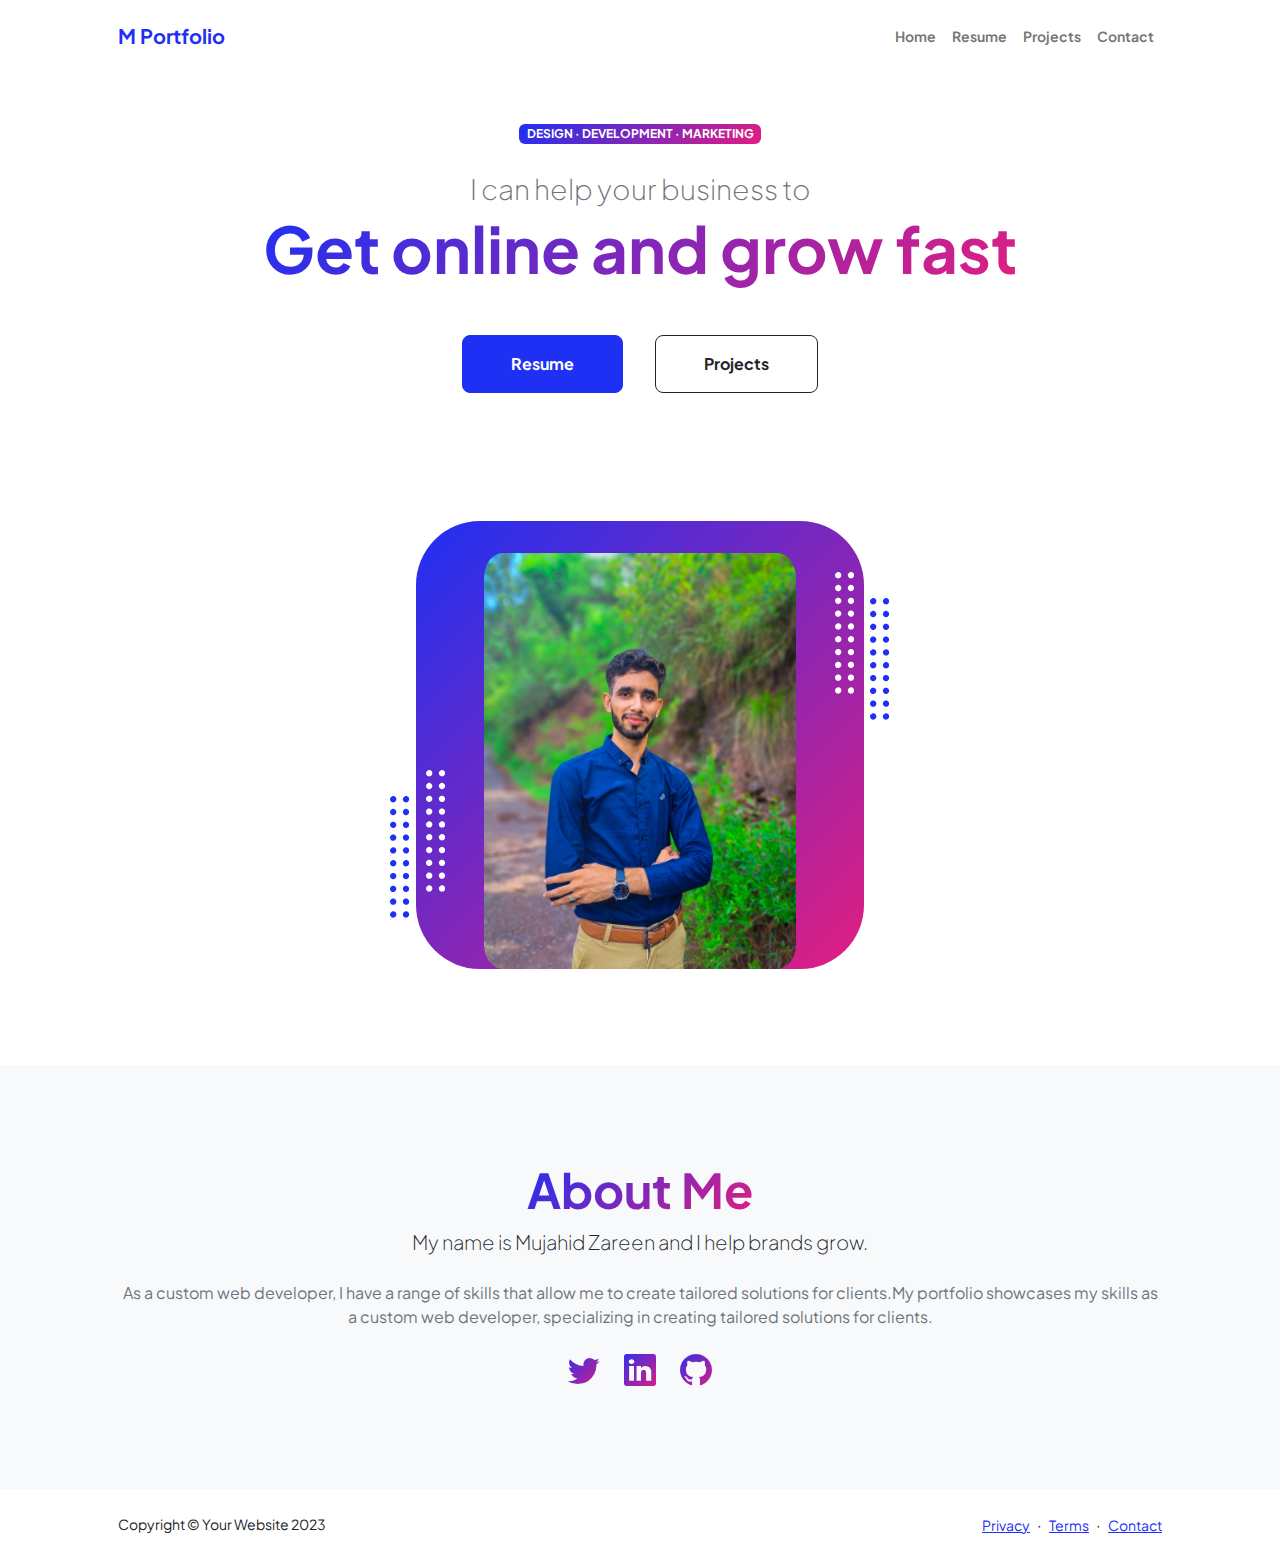
<file: index.html>
<!DOCTYPE html>
<html lang="en">
    <head>
        <meta charset="utf-8" />
        <meta name="viewport" content="width=device-width, initial-scale=1, shrink-to-fit=no" />
        <meta name="description" content="" />
        <meta name="author" content="" />
        <title>Personal - Portfolio</title>
        <!-- Favicon-->
        <link rel="icon" type="image/x-icon" href="assets/favicon.ico" />
        <!-- Custom Google font-->
        <link rel="preconnect" href="https://fonts.googleapis.com" />
        <link rel="preconnect" href="https://fonts.gstatic.com" crossorigin />
        <link href="https://fonts.googleapis.com/css2?family=Plus+Jakarta+Sans:wght@100;200;300;400;500;600;700;800;900&amp;display=swap" rel="stylesheet" />
        <!-- Bootstrap icons-->
        <link href="https://cdn.jsdelivr.net/npm/bootstrap-icons@1.8.1/font/bootstrap-icons.css" rel="stylesheet" />
        <!-- Core theme CSS (includes Bootstrap)-->
        <link href="css/styles.css" rel="stylesheet" />
    </head>
    <body class="d-flex flex-column h-100">
        <main class="flex-shrink-0">
            <!-- Navigation-->
            <nav class="navbar navbar-expand-lg navbar-light bg-white py-3">
                <div class="container px-5">
                    <a class="navbar-brand" href="index.html"><span class="fw-bolder text-primary">M Portfolio</span></a>
                    <button class="navbar-toggler" type="button" data-bs-toggle="collapse" data-bs-target="#navbarSupportedContent" aria-controls="navbarSupportedContent" aria-expanded="false" aria-label="Toggle navigation"><span class="navbar-toggler-icon"></span></button>
                    <div class="collapse navbar-collapse" id="navbarSupportedContent">
                        <ul class="navbar-nav ms-auto mb-2 mb-lg-0 small fw-bolder">
                            <li class="nav-item"><a class="nav-link" href="index.html">Home</a></li>
                            <li class="nav-item"><a class="nav-link" href="resume.html">Resume</a></li>
                            <li class="nav-item"><a class="nav-link" href="projects.html">Projects</a></li>
                            <li class="nav-item"><a class="nav-link" href="contact.html">Contact</a></li>
                        </ul>
                    </div>
                </div>
            </nav>
            <!-- Header-->
            <header class="py-5">
                <div class="container px-5 pb-5">
                    <div class="row gx-5 align-items-center">
                        <div class="col-xxl-5">
                            <!-- Header text content-->
                            <div class="text-center text-xxl-start">
                                <div class="badge bg-gradient-primary-to-secondary text-white mb-4"><div class="text-uppercase">Design &middot; Development &middot; Marketing</div></div>
                                <div class="fs-3 fw-light text-muted">I can help your business to</div>
                                <h1 class="display-3 fw-bolder mb-5"><span class="text-gradient d-inline">Get online and grow fast</span></h1>
                                <div class="d-grid gap-3 d-sm-flex justify-content-sm-center justify-content-xxl-start mb-3">
                                    <a class="btn btn-primary btn-lg px-5 py-3 me-sm-3 fs-6 fw-bolder" href="resume.html">Resume</a>
                                    <a class="btn btn-outline-dark btn-lg px-5 py-3 fs-6 fw-bolder" href="projects.html">Projects</a>
                                </div>
                            </div>
                        </div>
                        <div class="col-xxl-7">
                            <!-- Header profile picture-->
                            <div class="d-flex justify-content-center mt-5 mt-xxl-0">
                                <div class="profile bg-gradient-primary-to-secondary">
                                    <!-- TIP: For best results, use a photo with a transparent background like the demo example below-->
                                    <!-- Watch a tutorial on how to do this on YouTube (link)-->
                                    <img class="profile-img" src="assets/m.jpg" alt="..." />
                                    <div class="dots-1">
                                        <!-- SVG Dots-->
                                        <svg version="1.1" xmlns="http://www.w3.org/2000/svg" xmlns:xlink="http://www.w3.org/1999/xlink" x="0px" y="0px" viewBox="0 0 191.6 1215.4" style="enable-background: new 0 0 191.6 1215.4" xml:space="preserve">
                                            <g transform="translate(0.000000,1280.000000) scale(0.100000,-0.100000)">
                                                <path d="M227.7,12788.6c-105-35-200-141-222-248c-43-206,163-412,369-369c155,32,275,190,260,339c-11,105-90,213-190,262        C383.7,12801.6,289.7,12808.6,227.7,12788.6z"></path>
                                                <path d="M1507.7,12788.6c-151-50-253-216-222-362c25-119,136-230,254-255c194-41,395,142,375,339c-11,105-90,213-190,262        C1663.7,12801.6,1569.7,12808.6,1507.7,12788.6z"></path>
                                                <path d="M227.7,11508.6c-105-35-200-141-222-248c-43-206,163-412,369-369c155,32,275,190,260,339c-11,105-90,213-190,262        C383.7,11521.6,289.7,11528.6,227.7,11508.6z"></path>
                                                <path d="M1507.7,11508.6c-151-50-253-216-222-362c25-119,136-230,254-255c194-41,395,142,375,339c-11,105-90,213-190,262        C1663.7,11521.6,1569.7,11528.6,1507.7,11508.6z"></path>
                                                <path d="M227.7,10228.6c-105-35-200-141-222-248c-43-206,163-412,369-369c155,32,275,190,260,339c-11,105-90,213-190,262        C383.7,10241.6,289.7,10248.6,227.7,10228.6z"></path>
                                                <path d="M1507.7,10228.6c-105-35-200-141-222-248c-43-206,163-412,369-369c155,32,275,190,260,339c-11,105-90,213-190,262        C1663.7,10241.6,1569.7,10248.6,1507.7,10228.6z"></path>
                                                <path d="M227.7,8948.6c-105-35-200-141-222-248c-43-206,163-412,369-369c155,32,275,190,260,339c-11,105-90,213-190,262        C383.7,8961.6,289.7,8968.6,227.7,8948.6z"></path>
                                                <path d="M1507.7,8948.6c-105-35-200-141-222-248c-43-206,163-412,369-369c155,32,275,190,260,339c-11,105-90,213-190,262        C1663.7,8961.6,1569.7,8968.6,1507.7,8948.6z"></path>
                                                <path d="M227.7,7668.6c-105-35-200-141-222-248c-43-206,163-412,369-369c155,32,275,190,260,339c-11,105-90,213-190,262        C383.7,7681.6,289.7,7688.6,227.7,7668.6z"></path>
                                                <path d="M1507.7,7668.6c-105-35-200-141-222-248c-43-206,163-412,369-369c155,32,275,190,260,339c-11,105-90,213-190,262        C1663.7,7681.6,1569.7,7688.6,1507.7,7668.6z"></path>
                                                <path d="M227.7,6388.6c-105-35-200-141-222-248c-43-206,163-412,369-369c155,32,275,190,260,339c-11,105-90,213-190,262        C383.7,6401.6,289.7,6408.6,227.7,6388.6z"></path>
                                                <path d="M1507.7,6388.6c-105-35-200-141-222-248c-43-206,163-412,369-369c155,32,275,190,260,339c-11,105-90,213-190,262        C1663.7,6401.6,1569.7,6408.6,1507.7,6388.6z"></path>
                                                <path d="M227.7,5108.6c-105-35-200-141-222-248c-43-206,163-412,369-369c155,32,275,190,260,339c-11,105-90,213-190,262        C383.7,5121.6,289.7,5128.6,227.7,5108.6z"></path>
                                                <path d="M1507.7,5108.6c-105-35-200-141-222-248c-43-206,163-412,369-369c155,32,275,190,260,339c-11,105-90,213-190,262        C1663.7,5121.6,1569.7,5128.6,1507.7,5108.6z"></path>
                                                <path d="M227.7,3828.6c-105-35-200-141-222-248c-43-206,163-412,369-369c155,32,275,190,260,339c-11,105-90,213-190,262        C383.7,3841.6,289.7,3848.6,227.7,3828.6z"></path>
                                                <path d="M1507.7,3828.6c-105-35-200-141-222-248c-43-206,163-412,369-369c155,32,275,190,260,339c-11,105-90,213-190,262        C1663.7,3841.6,1569.7,3848.6,1507.7,3828.6z"></path>
                                                <path d="M227.7,2548.6c-105-35-200-141-222-248c-43-206,163-412,369-369c155,32,275,190,260,339c-11,105-90,213-190,262        C383.7,2561.6,289.7,2568.6,227.7,2548.6z"></path>
                                                <path d="M1507.7,2548.6c-105-35-200-141-222-248c-43-206,163-412,369-369c155,32,275,190,260,339c-11,105-90,213-190,262        C1663.7,2561.6,1569.7,2568.6,1507.7,2548.6z"></path>
                                                <path d="M227.7,1268.6c-105-35-200-141-222-248c-43-206,163-412,369-369c155,32,275,190,260,339c-11,105-90,213-190,262        C383.7,1281.6,289.7,1288.6,227.7,1268.6z"></path>
                                                <path d="M1507.7,1268.6c-105-35-200-141-222-248c-43-206,163-412,369-369c155,32,275,190,260,339c-11,105-90,213-190,262        C1663.7,1281.6,1569.7,1288.6,1507.7,1268.6z"></path>
                                            </g>
                                        </svg>
                                        <!-- END of SVG dots-->
                                    </div>
                                    <div class="dots-2">
                                        <!-- SVG Dots-->
                                        <svg version="1.1" xmlns="http://www.w3.org/2000/svg" xmlns:xlink="http://www.w3.org/1999/xlink" x="0px" y="0px" viewBox="0 0 191.6 1215.4" style="enable-background: new 0 0 191.6 1215.4" xml:space="preserve">
                                            <g transform="translate(0.000000,1280.000000) scale(0.100000,-0.100000)">
                                                <path d="M227.7,12788.6c-105-35-200-141-222-248c-43-206,163-412,369-369c155,32,275,190,260,339c-11,105-90,213-190,262        C383.7,12801.6,289.7,12808.6,227.7,12788.6z"></path>
                                                <path d="M1507.7,12788.6c-151-50-253-216-222-362c25-119,136-230,254-255c194-41,395,142,375,339c-11,105-90,213-190,262        C1663.7,12801.6,1569.7,12808.6,1507.7,12788.6z"></path>
                                                <path d="M227.7,11508.6c-105-35-200-141-222-248c-43-206,163-412,369-369c155,32,275,190,260,339c-11,105-90,213-190,262        C383.7,11521.6,289.7,11528.6,227.7,11508.6z"></path>
                                                <path d="M1507.7,11508.6c-151-50-253-216-222-362c25-119,136-230,254-255c194-41,395,142,375,339c-11,105-90,213-190,262        C1663.7,11521.6,1569.7,11528.6,1507.7,11508.6z"></path>
                                                <path d="M227.7,10228.6c-105-35-200-141-222-248c-43-206,163-412,369-369c155,32,275,190,260,339c-11,105-90,213-190,262        C383.7,10241.6,289.7,10248.6,227.7,10228.6z"></path>
                                                <path d="M1507.7,10228.6c-105-35-200-141-222-248c-43-206,163-412,369-369c155,32,275,190,260,339c-11,105-90,213-190,262        C1663.7,10241.6,1569.7,10248.6,1507.7,10228.6z"></path>
                                                <path d="M227.7,8948.6c-105-35-200-141-222-248c-43-206,163-412,369-369c155,32,275,190,260,339c-11,105-90,213-190,262        C383.7,8961.6,289.7,8968.6,227.7,8948.6z"></path>
                                                <path d="M1507.7,8948.6c-105-35-200-141-222-248c-43-206,163-412,369-369c155,32,275,190,260,339c-11,105-90,213-190,262        C1663.7,8961.6,1569.7,8968.6,1507.7,8948.6z"></path>
                                                <path d="M227.7,7668.6c-105-35-200-141-222-248c-43-206,163-412,369-369c155,32,275,190,260,339c-11,105-90,213-190,262        C383.7,7681.6,289.7,7688.6,227.7,7668.6z"></path>
                                                <path d="M1507.7,7668.6c-105-35-200-141-222-248c-43-206,163-412,369-369c155,32,275,190,260,339c-11,105-90,213-190,262        C1663.7,7681.6,1569.7,7688.6,1507.7,7668.6z"></path>
                                                <path d="M227.7,6388.6c-105-35-200-141-222-248c-43-206,163-412,369-369c155,32,275,190,260,339c-11,105-90,213-190,262        C383.7,6401.6,289.7,6408.6,227.7,6388.6z"></path>
                                                <path d="M1507.7,6388.6c-105-35-200-141-222-248c-43-206,163-412,369-369c155,32,275,190,260,339c-11,105-90,213-190,262        C1663.7,6401.6,1569.7,6408.6,1507.7,6388.6z"></path>
                                                <path d="M227.7,5108.6c-105-35-200-141-222-248c-43-206,163-412,369-369c155,32,275,190,260,339c-11,105-90,213-190,262        C383.7,5121.6,289.7,5128.6,227.7,5108.6z"></path>
                                                <path d="M1507.7,5108.6c-105-35-200-141-222-248c-43-206,163-412,369-369c155,32,275,190,260,339c-11,105-90,213-190,262        C1663.7,5121.6,1569.7,5128.6,1507.7,5108.6z"></path>
                                                <path d="M227.7,3828.6c-105-35-200-141-222-248c-43-206,163-412,369-369c155,32,275,190,260,339c-11,105-90,213-190,262        C383.7,3841.6,289.7,3848.6,227.7,3828.6z"></path>
                                                <path d="M1507.7,3828.6c-105-35-200-141-222-248c-43-206,163-412,369-369c155,32,275,190,260,339c-11,105-90,213-190,262        C1663.7,3841.6,1569.7,3848.6,1507.7,3828.6z"></path>
                                                <path d="M227.7,2548.6c-105-35-200-141-222-248c-43-206,163-412,369-369c155,32,275,190,260,339c-11,105-90,213-190,262        C383.7,2561.6,289.7,2568.6,227.7,2548.6z"></path>
                                                <path d="M1507.7,2548.6c-105-35-200-141-222-248c-43-206,163-412,369-369c155,32,275,190,260,339c-11,105-90,213-190,262        C1663.7,2561.6,1569.7,2568.6,1507.7,2548.6z"></path>
                                                <path d="M227.7,1268.6c-105-35-200-141-222-248c-43-206,163-412,369-369c155,32,275,190,260,339c-11,105-90,213-190,262        C383.7,1281.6,289.7,1288.6,227.7,1268.6z"></path>
                                                <path d="M1507.7,1268.6c-105-35-200-141-222-248c-43-206,163-412,369-369c155,32,275,190,260,339c-11,105-90,213-190,262        C1663.7,1281.6,1569.7,1288.6,1507.7,1268.6z"></path>
                                            </g>
                                        </svg>
                                        <!-- END of SVG dots-->
                                    </div>
                                    <div class="dots-3">
                                        <!-- SVG Dots-->
                                        <svg version="1.1" xmlns="http://www.w3.org/2000/svg" xmlns:xlink="http://www.w3.org/1999/xlink" x="0px" y="0px" viewBox="0 0 191.6 1215.4" style="enable-background: new 0 0 191.6 1215.4" xml:space="preserve">
                                            <g transform="translate(0.000000,1280.000000) scale(0.100000,-0.100000)">
                                                <path d="M227.7,12788.6c-105-35-200-141-222-248c-43-206,163-412,369-369c155,32,275,190,260,339c-11,105-90,213-190,262        C383.7,12801.6,289.7,12808.6,227.7,12788.6z"></path>
                                                <path d="M1507.7,12788.6c-151-50-253-216-222-362c25-119,136-230,254-255c194-41,395,142,375,339c-11,105-90,213-190,262        C1663.7,12801.6,1569.7,12808.6,1507.7,12788.6z"></path>
                                                <path d="M227.7,11508.6c-105-35-200-141-222-248c-43-206,163-412,369-369c155,32,275,190,260,339c-11,105-90,213-190,262        C383.7,11521.6,289.7,11528.6,227.7,11508.6z"></path>
                                                <path d="M1507.7,11508.6c-151-50-253-216-222-362c25-119,136-230,254-255c194-41,395,142,375,339c-11,105-90,213-190,262        C1663.7,11521.6,1569.7,11528.6,1507.7,11508.6z"></path>
                                                <path d="M227.7,10228.6c-105-35-200-141-222-248c-43-206,163-412,369-369c155,32,275,190,260,339c-11,105-90,213-190,262        C383.7,10241.6,289.7,10248.6,227.7,10228.6z"></path>
                                                <path d="M1507.7,10228.6c-105-35-200-141-222-248c-43-206,163-412,369-369c155,32,275,190,260,339c-11,105-90,213-190,262        C1663.7,10241.6,1569.7,10248.6,1507.7,10228.6z"></path>
                                                <path d="M227.7,8948.6c-105-35-200-141-222-248c-43-206,163-412,369-369c155,32,275,190,260,339c-11,105-90,213-190,262        C383.7,8961.6,289.7,8968.6,227.7,8948.6z"></path>
                                                <path d="M1507.7,8948.6c-105-35-200-141-222-248c-43-206,163-412,369-369c155,32,275,190,260,339c-11,105-90,213-190,262        C1663.7,8961.6,1569.7,8968.6,1507.7,8948.6z"></path>
                                                <path d="M227.7,7668.6c-105-35-200-141-222-248c-43-206,163-412,369-369c155,32,275,190,260,339c-11,105-90,213-190,262        C383.7,7681.6,289.7,7688.6,227.7,7668.6z"></path>
                                                <path d="M1507.7,7668.6c-105-35-200-141-222-248c-43-206,163-412,369-369c155,32,275,190,260,339c-11,105-90,213-190,262        C1663.7,7681.6,1569.7,7688.6,1507.7,7668.6z"></path>
                                                <path d="M227.7,6388.6c-105-35-200-141-222-248c-43-206,163-412,369-369c155,32,275,190,260,339c-11,105-90,213-190,262        C383.7,6401.6,289.7,6408.6,227.7,6388.6z"></path>
                                                <path d="M1507.7,6388.6c-105-35-200-141-222-248c-43-206,163-412,369-369c155,32,275,190,260,339c-11,105-90,213-190,262        C1663.7,6401.6,1569.7,6408.6,1507.7,6388.6z"></path>
                                                <path d="M227.7,5108.6c-105-35-200-141-222-248c-43-206,163-412,369-369c155,32,275,190,260,339c-11,105-90,213-190,262        C383.7,5121.6,289.7,5128.6,227.7,5108.6z"></path>
                                                <path d="M1507.7,5108.6c-105-35-200-141-222-248c-43-206,163-412,369-369c155,32,275,190,260,339c-11,105-90,213-190,262        C1663.7,5121.6,1569.7,5128.6,1507.7,5108.6z"></path>
                                                <path d="M227.7,3828.6c-105-35-200-141-222-248c-43-206,163-412,369-369c155,32,275,190,260,339c-11,105-90,213-190,262        C383.7,3841.6,289.7,3848.6,227.7,3828.6z"></path>
                                                <path d="M1507.7,3828.6c-105-35-200-141-222-248c-43-206,163-412,369-369c155,32,275,190,260,339c-11,105-90,213-190,262        C1663.7,3841.6,1569.7,3848.6,1507.7,3828.6z"></path>
                                                <path d="M227.7,2548.6c-105-35-200-141-222-248c-43-206,163-412,369-369c155,32,275,190,260,339c-11,105-90,213-190,262        C383.7,2561.6,289.7,2568.6,227.7,2548.6z"></path>
                                                <path d="M1507.7,2548.6c-105-35-200-141-222-248c-43-206,163-412,369-369c155,32,275,190,260,339c-11,105-90,213-190,262        C1663.7,2561.6,1569.7,2568.6,1507.7,2548.6z"></path>
                                                <path d="M227.7,1268.6c-105-35-200-141-222-248c-43-206,163-412,369-369c155,32,275,190,260,339c-11,105-90,213-190,262        C383.7,1281.6,289.7,1288.6,227.7,1268.6z"></path>
                                                <path d="M1507.7,1268.6c-105-35-200-141-222-248c-43-206,163-412,369-369c155,32,275,190,260,339c-11,105-90,213-190,262        C1663.7,1281.6,1569.7,1288.6,1507.7,1268.6z"></path>
                                            </g>
                                        </svg>
                                        <!-- END of SVG dots-->
                                    </div>
                                    <div class="dots-4">
                                        <!-- SVG Dots-->
                                        <svg version="1.1" xmlns="http://www.w3.org/2000/svg" xmlns:xlink="http://www.w3.org/1999/xlink" x="0px" y="0px" viewBox="0 0 191.6 1215.4" style="enable-background: new 0 0 191.6 1215.4" xml:space="preserve">
                                            <g transform="translate(0.000000,1280.000000) scale(0.100000,-0.100000)">
                                                <path d="M227.7,12788.6c-105-35-200-141-222-248c-43-206,163-412,369-369c155,32,275,190,260,339c-11,105-90,213-190,262        C383.7,12801.6,289.7,12808.6,227.7,12788.6z"></path>
                                                <path d="M1507.7,12788.6c-151-50-253-216-222-362c25-119,136-230,254-255c194-41,395,142,375,339c-11,105-90,213-190,262        C1663.7,12801.6,1569.7,12808.6,1507.7,12788.6z"></path>
                                                <path d="M227.7,11508.6c-105-35-200-141-222-248c-43-206,163-412,369-369c155,32,275,190,260,339c-11,105-90,213-190,262        C383.7,11521.6,289.7,11528.6,227.7,11508.6z"></path>
                                                <path d="M1507.7,11508.6c-151-50-253-216-222-362c25-119,136-230,254-255c194-41,395,142,375,339c-11,105-90,213-190,262        C1663.7,11521.6,1569.7,11528.6,1507.7,11508.6z"></path>
                                                <path d="M227.7,10228.6c-105-35-200-141-222-248c-43-206,163-412,369-369c155,32,275,190,260,339c-11,105-90,213-190,262        C383.7,10241.6,289.7,10248.6,227.7,10228.6z"></path>
                                                <path d="M1507.7,10228.6c-105-35-200-141-222-248c-43-206,163-412,369-369c155,32,275,190,260,339c-11,105-90,213-190,262        C1663.7,10241.6,1569.7,10248.6,1507.7,10228.6z"></path>
                                                <path d="M227.7,8948.6c-105-35-200-141-222-248c-43-206,163-412,369-369c155,32,275,190,260,339c-11,105-90,213-190,262        C383.7,8961.6,289.7,8968.6,227.7,8948.6z"></path>
                                                <path d="M1507.7,8948.6c-105-35-200-141-222-248c-43-206,163-412,369-369c155,32,275,190,260,339c-11,105-90,213-190,262        C1663.7,8961.6,1569.7,8968.6,1507.7,8948.6z"></path>
                                                <path d="M227.7,7668.6c-105-35-200-141-222-248c-43-206,163-412,369-369c155,32,275,190,260,339c-11,105-90,213-190,262        C383.7,7681.6,289.7,7688.6,227.7,7668.6z"></path>
                                                <path d="M1507.7,7668.6c-105-35-200-141-222-248c-43-206,163-412,369-369c155,32,275,190,260,339c-11,105-90,213-190,262        C1663.7,7681.6,1569.7,7688.6,1507.7,7668.6z"></path>
                                                <path d="M227.7,6388.6c-105-35-200-141-222-248c-43-206,163-412,369-369c155,32,275,190,260,339c-11,105-90,213-190,262        C383.7,6401.6,289.7,6408.6,227.7,6388.6z"></path>
                                                <path d="M1507.7,6388.6c-105-35-200-141-222-248c-43-206,163-412,369-369c155,32,275,190,260,339c-11,105-90,213-190,262        C1663.7,6401.6,1569.7,6408.6,1507.7,6388.6z"></path>
                                                <path d="M227.7,5108.6c-105-35-200-141-222-248c-43-206,163-412,369-369c155,32,275,190,260,339c-11,105-90,213-190,262        C383.7,5121.6,289.7,5128.6,227.7,5108.6z"></path>
                                                <path d="M1507.7,5108.6c-105-35-200-141-222-248c-43-206,163-412,369-369c155,32,275,190,260,339c-11,105-90,213-190,262        C1663.7,5121.6,1569.7,5128.6,1507.7,5108.6z"></path>
                                                <path d="M227.7,3828.6c-105-35-200-141-222-248c-43-206,163-412,369-369c155,32,275,190,260,339c-11,105-90,213-190,262        C383.7,3841.6,289.7,3848.6,227.7,3828.6z"></path>
                                                <path d="M1507.7,3828.6c-105-35-200-141-222-248c-43-206,163-412,369-369c155,32,275,190,260,339c-11,105-90,213-190,262        C1663.7,3841.6,1569.7,3848.6,1507.7,3828.6z"></path>
                                                <path d="M227.7,2548.6c-105-35-200-141-222-248c-43-206,163-412,369-369c155,32,275,190,260,339c-11,105-90,213-190,262        C383.7,2561.6,289.7,2568.6,227.7,2548.6z"></path>
                                                <path d="M1507.7,2548.6c-105-35-200-141-222-248c-43-206,163-412,369-369c155,32,275,190,260,339c-11,105-90,213-190,262        C1663.7,2561.6,1569.7,2568.6,1507.7,2548.6z"></path>
                                                <path d="M227.7,1268.6c-105-35-200-141-222-248c-43-206,163-412,369-369c155,32,275,190,260,339c-11,105-90,213-190,262        C383.7,1281.6,289.7,1288.6,227.7,1268.6z"></path>
                                                <path d="M1507.7,1268.6c-105-35-200-141-222-248c-43-206,163-412,369-369c155,32,275,190,260,339c-11,105-90,213-190,262        C1663.7,1281.6,1569.7,1288.6,1507.7,1268.6z"></path>
                                            </g>
                                        </svg>
                                        <!-- END of SVG dots-->
                                    </div>
                                </div>
                            </div>
                        </div>
                    </div>
                </div>
            </header>
            <!-- About Section-->
            <section class="bg-light py-5">
                <div class="container px-5">
                    <div class="row gx-5 justify-content-center">
                        <div class="col-xxl-8">
                            <div class="text-center my-5">
                                <h2 class="display-5 fw-bolder"><span class="text-gradient d-inline">About Me</span></h2>
                                <p class="lead fw-light mb-4">My name is Mujahid Zareen and I help brands grow.</p>
                                <p class="text-muted">As a custom web developer, I have a range of skills that allow me to create tailored solutions for clients.My portfolio showcases my skills as a custom web developer, specializing in creating tailored solutions for clients.</p>
                                <div class="d-flex justify-content-center fs-2 gap-4">
                                    <a class="text-gradient" href="#!"><i class="bi bi-twitter"></i></a>
                                    <a class="text-gradient" href="https://www.linkedin.com/in/mujahid-zareen"><i class="bi bi-linkedin"></i></a>
                                    <a class="text-gradient" href="#!"><i class="bi bi-github"></i></a>
                                </div>
                            </div>
                        </div>
                    </div>
                </div>
            </section>
        </main>
        <!-- Footer-->
        <footer class="bg-white py-4 mt-auto">
            <div class="container px-5">
                <div class="row align-items-center justify-content-between flex-column flex-sm-row">
                    <div class="col-auto"><div class="small m-0">Copyright &copy; Your Website 2023</div></div>
                    <div class="col-auto">
                        <a class="small" href="#!">Privacy</a>
                        <span class="mx-1">&middot;</span>
                        <a class="small" href="#!">Terms</a>
                        <span class="mx-1">&middot;</span>
                        <a class="small" href="#!">Contact</a>
                    </div>
                </div>
            </div>
        </footer>
        <!-- Bootstrap core JS-->
        <script src="https://cdn.jsdelivr.net/npm/bootstrap@5.2.3/dist/js/bootstrap.bundle.min.js"></script>
        <!-- Core theme JS-->
        <script src="js/scripts.js"></script>
    </body>
</html>
</file>
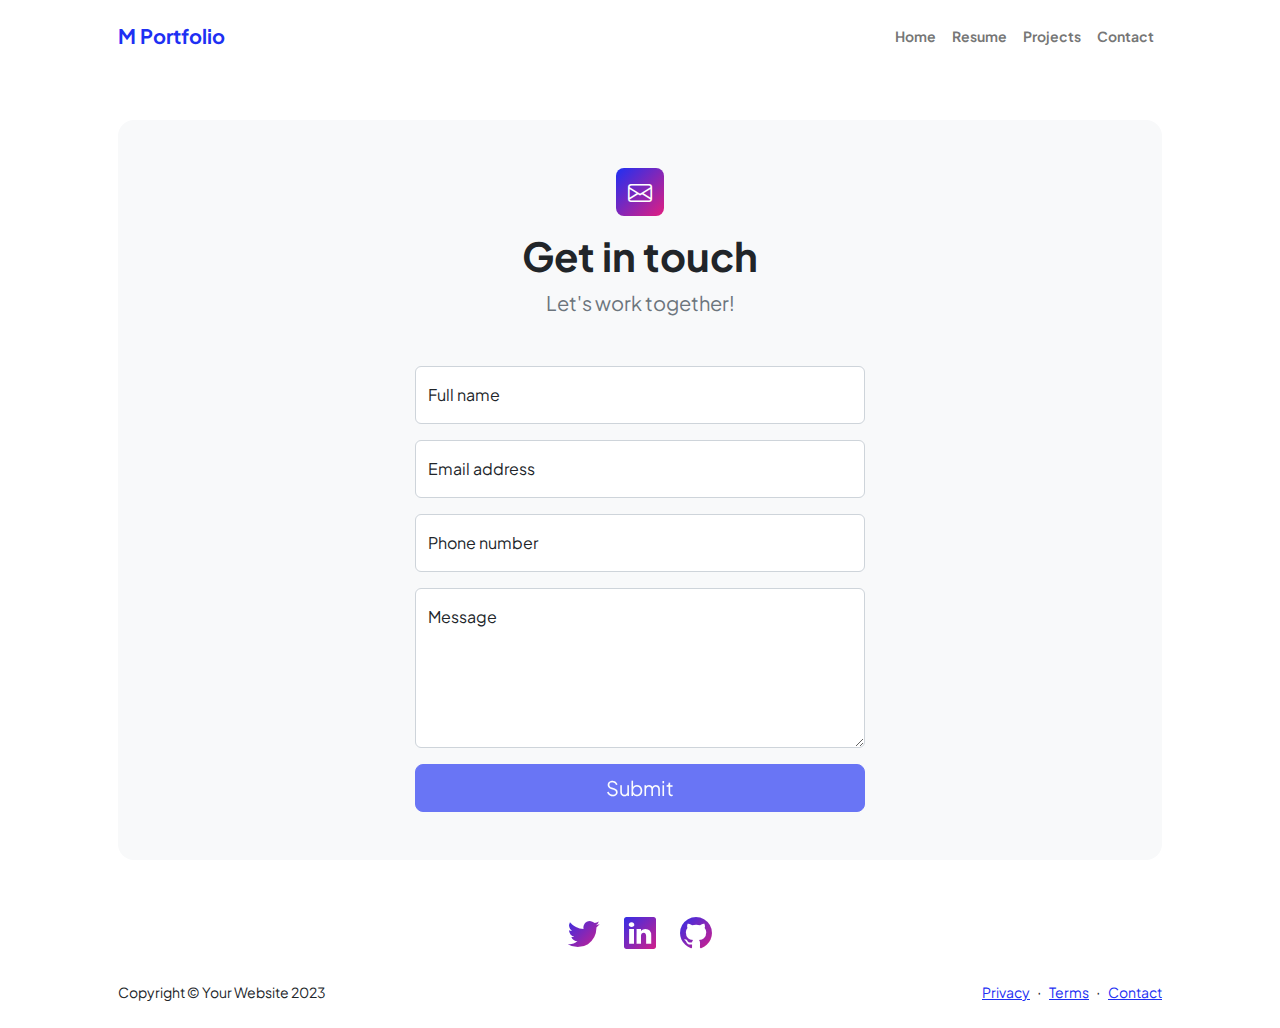
<file: contact.html>
<!DOCTYPE html>
<html lang="en">
    <head>
        <meta charset="utf-8" />
        <meta name="viewport" content="width=device-width, initial-scale=1, shrink-to-fit=no" />
        <meta name="description" content />
        <meta name="author" content />
        <title>Modern Business - Start Bootstrap Template</title>
        <!-- Favicon-->
        <link rel="icon" type="image/x-icon" href="assets/favicon.ico" />
        <!-- Custom Google font-->
        <link rel="preconnect" href="https://fonts.googleapis.com" />
        <link rel="preconnect" href="https://fonts.gstatic.com" crossorigin />
        <link href="https://fonts.googleapis.com/css2?family=Plus+Jakarta+Sans:wght@100;200;300;400;500;600;700;800;900&amp;display=swap" rel="stylesheet" />
        <!-- Bootstrap icons-->
        <link href="https://cdn.jsdelivr.net/npm/bootstrap-icons@1.8.1/font/bootstrap-icons.css" rel="stylesheet" />
        <!-- Core theme CSS (includes Bootstrap)-->
        <link href="css/styles.css" rel="stylesheet" />
    </head>
    <body class="d-flex flex-column">
        <main class="flex-shrink-0">
            <!-- Navigation-->
            <nav class="navbar navbar-expand-lg navbar-light bg-white py-3">
                <div class="container px-5">
                    <a class="navbar-brand" href="index.html"><span class="fw-bolder text-primary">M Portfolio</span></a>
                    <button class="navbar-toggler" type="button" data-bs-toggle="collapse" data-bs-target="#navbarSupportedContent" aria-controls="navbarSupportedContent" aria-expanded="false" aria-label="Toggle navigation"><span class="navbar-toggler-icon"></span></button>
                    <div class="collapse navbar-collapse" id="navbarSupportedContent">
                        <ul class="navbar-nav ms-auto mb-2 mb-lg-0 small fw-bolder">
                            <li class="nav-item"><a class="nav-link" href="index.html">Home</a></li>
                            <li class="nav-item"><a class="nav-link" href="resume.html">Resume</a></li>
                            <li class="nav-item"><a class="nav-link" href="projects.html">Projects</a></li>
                            <li class="nav-item"><a class="nav-link" href="contact.html">Contact</a></li>
                        </ul>
                    </div>
                </div>
            </nav>
            <!-- Page content-->
            <section class="py-5">
                <div class="container px-5">
                    <!-- Contact form-->
                    <div class="bg-light rounded-4 py-5 px-4 px-md-5">
                        <div class="text-center mb-5">
                            <div class="feature bg-primary bg-gradient-primary-to-secondary text-white rounded-3 mb-3"><i class="bi bi-envelope"></i></div>
                            <h1 class="fw-bolder">Get in touch</h1>
                            <p class="lead fw-normal text-muted mb-0">Let's work together!</p>
                        </div>
                        <div class="row gx-5 justify-content-center">
                            <div class="col-lg-8 col-xl-6">
                                <!-- * * * * * * * * * * * * * * *-->
                                <!-- * * SB Forms Contact Form * *-->
                                <!-- * * * * * * * * * * * * * * *-->
                                <!-- This form is pre-integrated with SB Forms.-->
                                <!-- To make this form functional, sign up at-->
                                <!-- https://startbootstrap.com/solution/contact-forms-->
                                <!-- to get an API token!-->
                                <form id="contactForm" data-sb-form-api-token="API_TOKEN">
                                    <!-- Name input-->
                                    <div class="form-floating mb-3">
                                        <input class="form-control" id="name" type="text" placeholder="Enter your name..." data-sb-validations="required" />
                                        <label for="name">Full name</label>
                                        <div class="invalid-feedback" data-sb-feedback="name:required">A name is required.</div>
                                    </div>
                                    <!-- Email address input-->
                                    <div class="form-floating mb-3">
                                        <input class="form-control" id="email" type="email" placeholder="name@example.com" data-sb-validations="required,email" />
                                        <label for="email">Email address</label>
                                        <div class="invalid-feedback" data-sb-feedback="email:required">An email is required.</div>
                                        <div class="invalid-feedback" data-sb-feedback="email:email">Email is not valid.</div>
                                    </div>
                                    <!-- Phone number input-->
                                    <div class="form-floating mb-3">
                                        <input class="form-control" id="phone" type="tel" placeholder="(123) 456-7890" data-sb-validations="required" />
                                        <label for="phone">Phone number</label>
                                        <div class="invalid-feedback" data-sb-feedback="phone:required">A phone number is required.</div>
                                    </div>
                                    <!-- Message input-->
                                    <div class="form-floating mb-3">
                                        <textarea class="form-control" id="message" type="text" placeholder="Enter your message here..." style="height: 10rem" data-sb-validations="required"></textarea>
                                        <label for="message">Message</label>
                                        <div class="invalid-feedback" data-sb-feedback="message:required">A message is required.</div>
                                    </div>
                                    <!-- Submit success message-->
                                    <!---->
                                    <!-- This is what your users will see when the form-->
                                    <!-- has successfully submitted-->
                                    <div class="d-none" id="submitSuccessMessage">
                                        <div class="text-center mb-3">
                                            <div class="fw-bolder">Form submission successful!</div>
                                            To activate this form, sign up at
                                            <br />
                                            <a href="https://startbootstrap.com/solution/contact-forms">https://startbootstrap.com/solution/contact-forms</a>
                                        </div>
                                    </div>
                                    <!-- Submit error message-->
                                    <!---->
                                    <!-- This is what your users will see when there is-->
                                    <!-- an error submitting the form-->
                                    <div class="d-none" id="submitErrorMessage"><div class="text-center text-danger mb-3">Error sending message!</div></div>
                                    <!-- Submit Button-->
                                    <div class="d-grid"><button class="btn btn-primary btn-lg disabled" id="submitButton" type="submit">Submit</button></div>
                                </form>
                            </div>
                        </div>
                    </div>
                </div>
            </section>
            <div class="d-flex justify-content-center fs-2 gap-4">
                <a class="text-gradient" href="#!"><i class="bi bi-twitter"></i></a>
                <a class="text-gradient" href="https://www.linkedin.com/in/mujahid-zareen"><i class="bi bi-linkedin"></i></a>
                <a class="text-gradient" href="#!"><i class="bi bi-github"></i></a>
            </div>
        </main>
        <!-- Footer-->
        <footer class="bg-white py-4 mt-auto">
            <div class="container px-5">
                <div class="row align-items-center justify-content-between flex-column flex-sm-row">
                    <div class="col-auto"><div class="small m-0">Copyright &copy; Your Website 2023</div></div>
                    <div class="col-auto">
                        <a class="small" href="#!">Privacy</a>
                        <span class="mx-1">&middot;</span>
                        <a class="small" href="#!">Terms</a>
                        <span class="mx-1">&middot;</span>
                        <a class="small" href="#!">Contact</a>
                    </div>
                </div>
            </div>
        </footer>
        <!-- Bootstrap core JS-->
        <script src="https://cdn.jsdelivr.net/npm/bootstrap@5.2.3/dist/js/bootstrap.bundle.min.js"></script>
        <!-- Core theme JS-->
        <script src="js/scripts.js"></script>
        <!-- * * * * * * * * * * * * * * * * * * * * * * * * * * * * * * * * * * * * * * * *-->
        <!-- * *                               SB Forms JS                               * *-->
        <!-- * * Activate your form at https://startbootstrap.com/solution/contact-forms * *-->
        <!-- * * * * * * * * * * * * * * * * * * * * * * * * * * * * * * * * * * * * * * * *-->
        <script src="https://cdn.startbootstrap.com/sb-forms-latest.js"></script>
    </body>
</html>
</file>
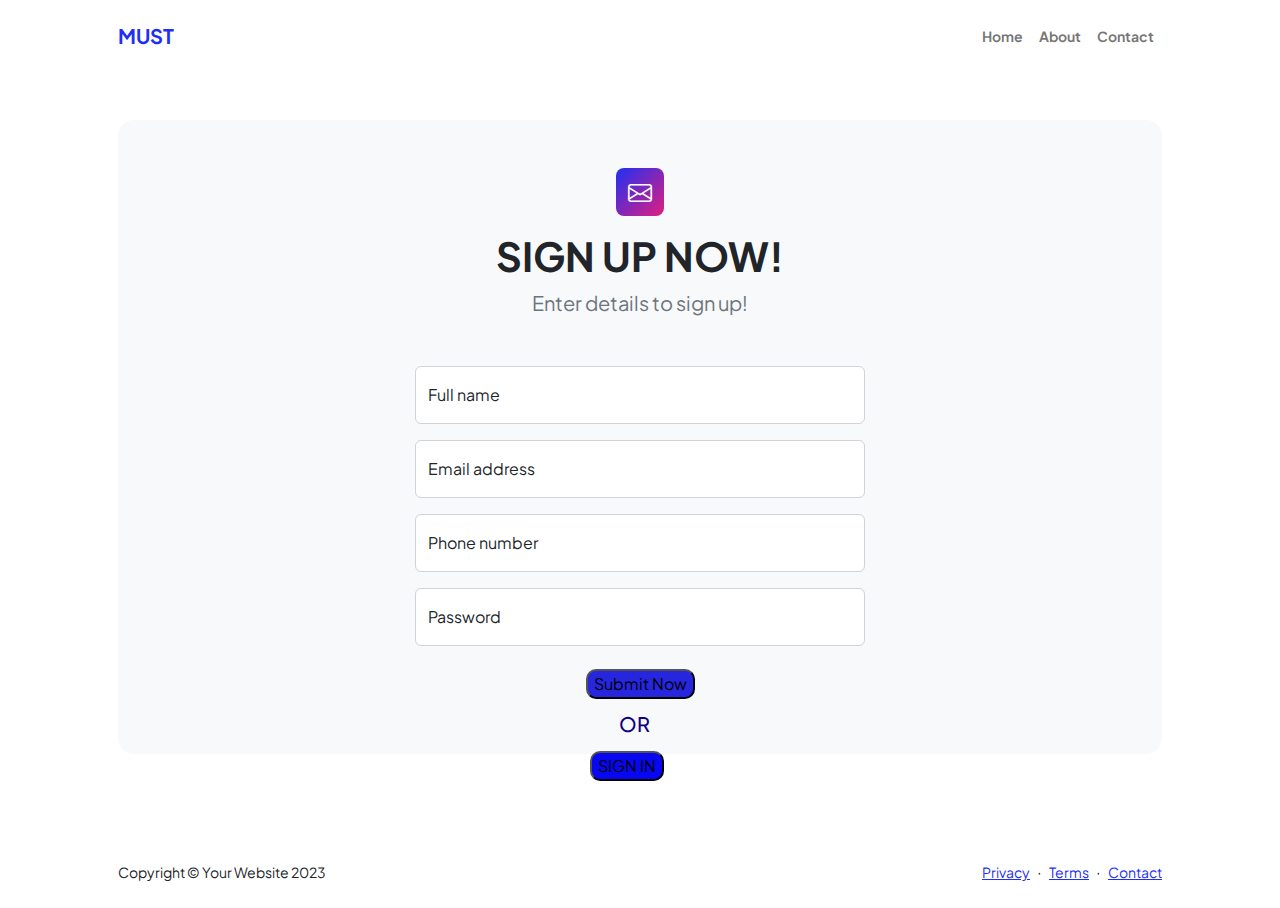
<file: Form.html>
<!DOCTYPE html>
<html lang="en">
    <head>
        <meta charset="utf-8" />
        <meta name="viewport" content="width=device-width, initial-scale=1, shrink-to-fit=no" />
        <meta name="description" content />
        <meta name="author" content />
        <title>CMS</title>
        <!-- Favicon-->
        <link rel="icon" type="image/x-icon" href="assets/favicon.ico" />
        <!-- Custom Google font-->
        <link rel="preconnect" href="https://fonts.googleapis.com" />
        <link rel="preconnect" href="https://fonts.gstatic.com" crossorigin />
        <link href="https://fonts.googleapis.com/css2?family=Plus+Jakarta+Sans:wght@100;200;300;400;500;600;700;800;900&amp;display=swap" rel="stylesheet" />
        <!-- Bootstrap icons-->
        <link href="https://cdn.jsdelivr.net/npm/bootstrap-icons@1.8.1/font/bootstrap-icons.css" rel="stylesheet" />
        <!-- Core theme CSS (includes Bootstrap)-->
        <link href="css/styles.css" rel="stylesheet" />
    </head>
    <body class="d-flex flex-column">
        <main class="flex-shrink-0">
            <!-- Navigation-->
            <nav class="navbar navbar-expand-lg navbar-light bg-white py-3">
                <div class="container px-5">
                    <a class="navbar-brand" href="index.html"><span class="fw-bolder text-primary">MUST</span></a>
                    <button class="navbar-toggler" type="button" data-bs-toggle="collapse" data-bs-target="#navbarSupportedContent" aria-controls="navbarSupportedContent" aria-expanded="false" aria-label="Toggle navigation"><span class="navbar-toggler-icon"></span></button>
                    <div class="collapse navbar-collapse" id="navbarSupportedContent">
                        <ul class="navbar-nav ms-auto mb-2 mb-lg-0 small fw-bolder">
                            <li class="nav-item"><a class="nav-link" href="index.html">Home</a></li>
                            <li class="nav-item"><a class="nav-link" href="resume.html">About</a></li>

                            <li class="nav-item"><a class="nav-link" href="contact.html">Contact</a></li>
                        </ul>
                    </div>
                </div>
            </nav>
            <!-- Page content-->
            <section class="py-5">
                <div class="container px-5">
                    <!-- Contact form-->
                    <div class="bg-light rounded-4 py-5 px-4 px-md-5">
                        <div class="text-center mb-5">
                            <div class="feature bg-primary bg-gradient-primary-to-secondary text-white rounded-3 mb-3"><i class="bi bi-envelope"></i></div>
                            <h1 class="fw-bolder">SIGN UP NOW!</h1>
                            <p class="lead fw-normal text-muted mb-0">Enter details to sign up!</p>
                        </div>
                        <div class="row gx-5 justify-content-center">
                            <div class="col-lg-8 col-xl-6">
                                <!-- * * * * * * * * * * * * * * *-->
                                <!-- * * SB Forms Contact Form * *-->
                                <!-- * * * * * * * * * * * * * * *-->
                                <!-- This form is pre-integrated with SB Forms.-->
                                <!-- To make this form functional, sign up at-->
                                <!-- https://startbootstrap.com/solution/contact-forms-->
                                <!-- to get an API token!-->
                                <form id="contactForm" data-sb-form-api-token="API_TOKEN">
                                    <!-- Name input-->
                                    <div class="form-floating mb-3">
                                        <input class="form-control" id="name" type="text" placeholder="Enter your name..." data-sb-validations="required" />
                                        <label for="name">Full name</label>
                                        <div class="invalid-feedback" data-sb-feedback="name:required">A name is required.</div>
                                    </div>
                                    <!-- Email address input-->
                                    <div class="form-floating mb-3">
                                        <input class="form-control" id="email" type="email" placeholder="name@example.com" data-sb-validations="required,email" />
                                        <label for="email">Email address</label>
                                        <div class="invalid-feedback" data-sb-feedback="email:required">An email is required.</div>
                                        <div class="invalid-feedback" data-sb-feedback="email:email">Email is not valid.</div>
                                    </div>
                                    <!-- Phone number input-->
                                    <div class="form-floating mb-3">
                                        <input class="form-control" id="phone" type="tel" placeholder="(+92) 346-7890543" data-sb-validations="required" />
                                        <label for="phone">Phone number</label>
                                        <div class="invalid-feedback" data-sb-feedback="phone:required">A phone number is required.</div>
                                    </div>
                                    <!--Password-->
                                    <div class="form-floating mb-3">
                                        <input class="form-control" id="password" type="password" placeholder="Enter --Password--" data-sb-validations="required" />
                                        <label for="phone">Password</label>
                                        <div class="invalid-feedback" data-sb-feedback="password:required">invalid password.</div>
                                    </div>
                                    <div style="align-content: center; margin-left: 35%;" class="btn">
                                        <button style="background-color: rgb(38, 38, 222); border-radius: 10px; align-content: center;">Submit Now</button>
                                    </div>
                                </form>
                                
                            </div>
                        </div>
                    </div>
                    <h5 style="margin-left: 48%; margin-top: -4%; color: rgb(17, 0, 130);">OR</h5>
                    <div style="align-content: center; margin-left: 44%;" class="btn">
                        <button style="background-color: rgb(7, 7, 241); border-radius: 10px; align-content: center;">SIGN IN</button>
                    </div>
                </div>
            </section>
        </main>
         <!-- Footer-->
         <footer class="bg-white py-4 mt-auto">
            <div class="container px-5">
                <div class="row align-items-center justify-content-between flex-column flex-sm-row">
                    <div class="col-auto"><div class="small m-0">Copyright &copy; Your Website 2023</div></div>
                    <div class="col-auto">
                        <a class="small" href="#!">Privacy</a>
                        <span class="mx-1">&middot;</span>
                        <a class="small" href="#!">Terms</a>
                        <span class="mx-1">&middot;</span>
                        <a class="small" href="#!">Contact</a>
                    </div>
                </div>
            </div>
        </footer>
    </body>
    </html>
</file>
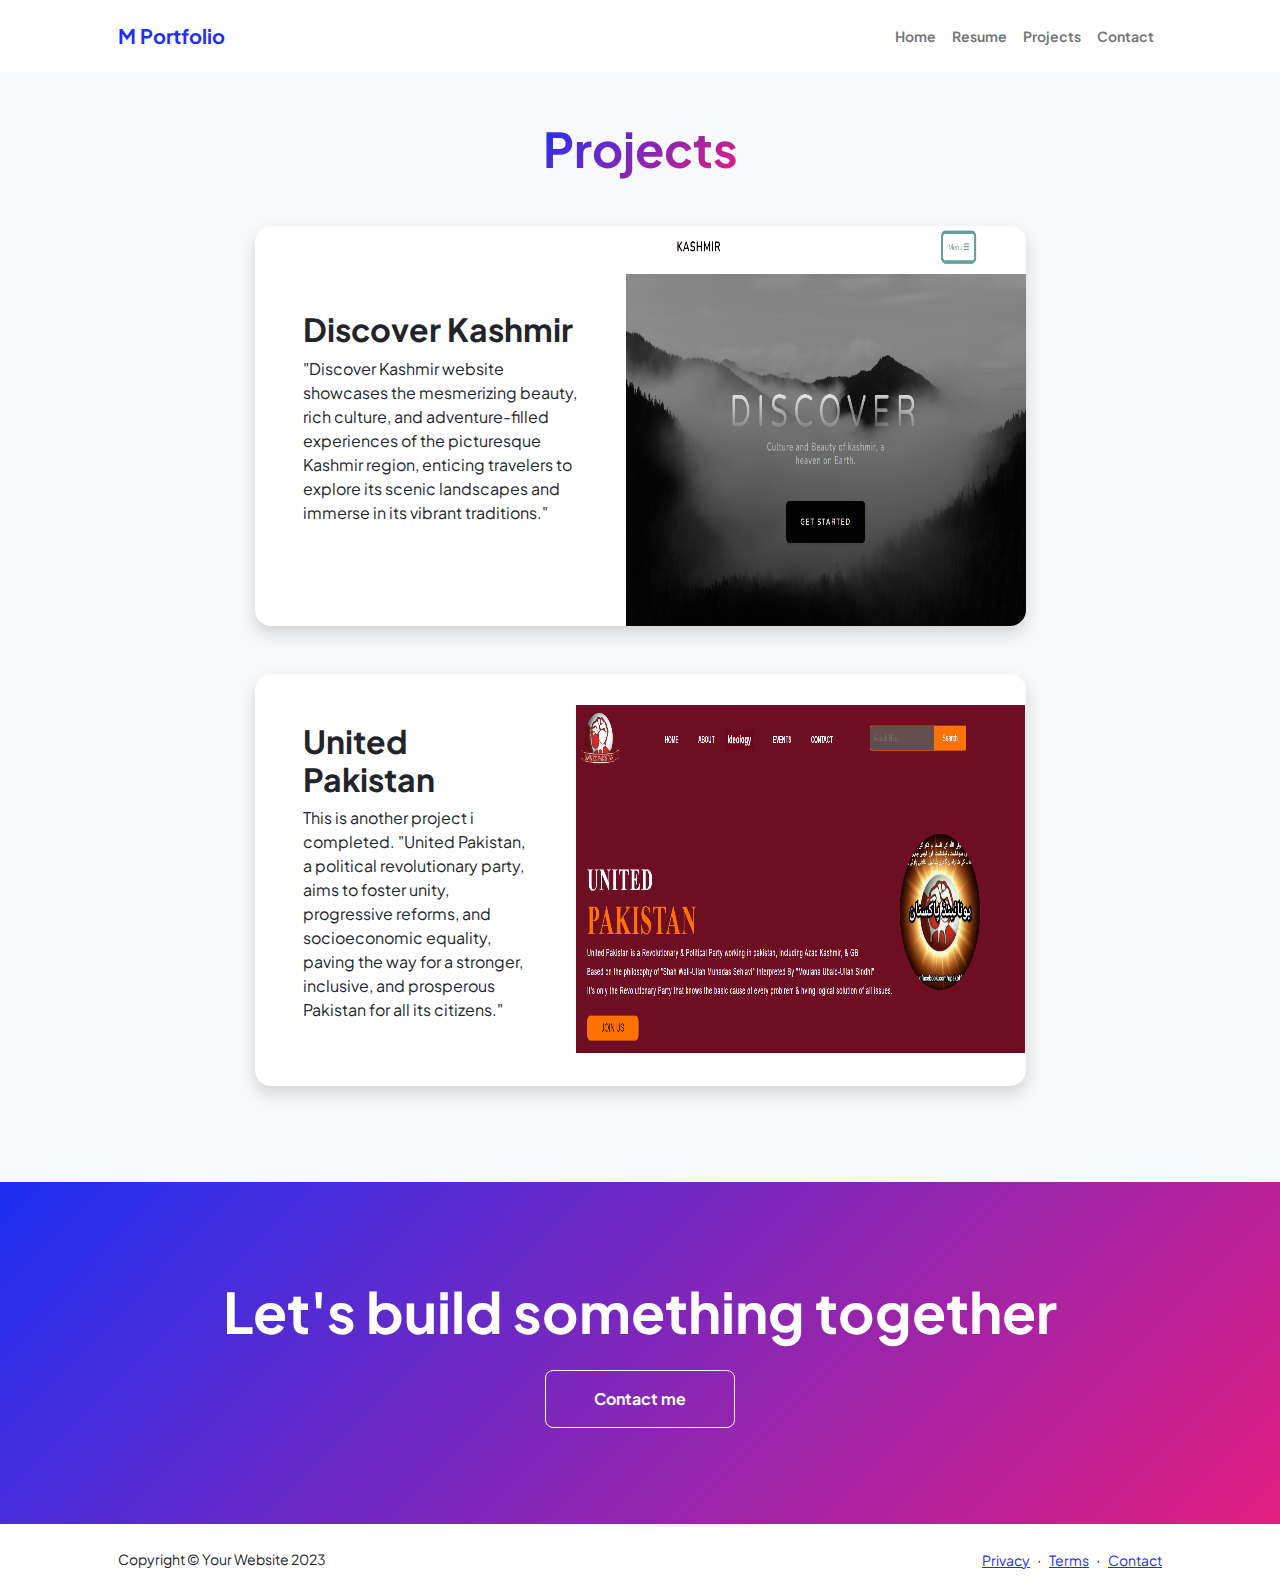
<file: projects.html>
<!DOCTYPE html>
<html lang="en">
    <head>
        <meta charset="utf-8" />
        <meta name="viewport" content="width=device-width, initial-scale=1, shrink-to-fit=no" />
        <meta name="description" content="" />
        <meta name="author" content="" />
        <title>Personal - Portfolio</title>
        <!-- Favicon-->
        <link rel="icon" type="image/x-icon" href="assets/favicon.ico" />
        <!-- Custom Google font-->
        <link rel="preconnect" href="https://fonts.googleapis.com" />
        <link rel="preconnect" href="https://fonts.gstatic.com" crossorigin />
        <link href="https://fonts.googleapis.com/css2?family=Plus+Jakarta+Sans:wght@100;200;300;400;500;600;700;800;900&amp;display=swap" rel="stylesheet" />
        <!-- Bootstrap icons-->
        <link href="https://cdn.jsdelivr.net/npm/bootstrap-icons@1.8.1/font/bootstrap-icons.css" rel="stylesheet" />
        <!-- Core theme CSS (includes Bootstrap)-->
        <link href="css/styles.css" rel="stylesheet" />
    </head>
    <body class="d-flex flex-column h-100 bg-light">
        <main class="flex-shrink-0">
            <!-- Navigation-->
            <nav class="navbar navbar-expand-lg navbar-light bg-white py-3">
                <div class="container px-5">
                    <a class="navbar-brand" href="index.html"><span class="fw-bolder text-primary">M Portfolio</span></a>
                    <button class="navbar-toggler" type="button" data-bs-toggle="collapse" data-bs-target="#navbarSupportedContent" aria-controls="navbarSupportedContent" aria-expanded="false" aria-label="Toggle navigation"><span class="navbar-toggler-icon"></span></button>
                    <div class="collapse navbar-collapse" id="navbarSupportedContent">
                        <ul class="navbar-nav ms-auto mb-2 mb-lg-0 small fw-bolder">
                            <li class="nav-item"><a class="nav-link" href="index.html">Home</a></li>
                            <li class="nav-item"><a class="nav-link" href="resume.html">Resume</a></li>
                            <li class="nav-item"><a class="nav-link" href="projects.html">Projects</a></li>
                            <li class="nav-item"><a class="nav-link" href="contact.html">Contact</a></li>
                        </ul>
                    </div>
                </div>
            </nav>
            <!-- Projects Section-->
            <section class="py-5">
                <div class="container px-5 mb-5">
                    <div class="text-center mb-5">
                        <h1 class="display-5 fw-bolder mb-0"><span class="text-gradient d-inline">Projects</span></h1>
                    </div>
                    <div class="row gx-5 justify-content-center">
                        <div class="col-lg-11 col-xl-9 col-xxl-8">
                            <!-- Project Card 1-->
                            <div class="card overflow-hidden shadow rounded-4 border-0 mb-5">
                                <div class="card-body p-0">
                                    <div class="d-flex align-items-center">
                                        <div class="p-5">
                                            <h2 class="fw-bolder">Discover Kashmir</h2>
                                            <p>"Discover Kashmir website showcases the mesmerizing beauty, rich culture, and adventure-filled experiences of the picturesque Kashmir region, enticing travelers to explore its scenic landscapes and immerse in its vibrant traditions."</p>
                                        </div>
                                        <img style="height: 400px; width: 400px;" class="img-fluid" src="assets/kashmir-proj.png" alt="image"/>
                                    </div>
                                </div>
                            </div>
                            <!-- Project Card 2-->
                            <div class="card overflow-hidden shadow rounded-4 border-0">
                                <div class="card-body p-0">
                                    <div class="d-flex align-items-center">
                                        <div class="p-5">
                                            <h2 class="fw-bolder">United Pakistan</h2>
                                            <p>This is another project i completed. "United Pakistan, a political revolutionary party, aims to foster unity, progressive reforms, and socioeconomic equality, paving the way for a stronger, inclusive, and prosperous Pakistan for all its citizens."</p>
                                        </div>
                                        <img style="height: 350px; width: 450px;" class="img-fluid" src="assets/United pakistan.png" alt="Image" />
                                    </div>
                                </div>
                            </div>
                        </div>
                    </div>
                </div>
            </section>
            <!-- Call to action section-->
            <section class="py-5 bg-gradient-primary-to-secondary text-white">
                <div class="container px-5 my-5">
                    <div class="text-center">
                        <h2 class="display-4 fw-bolder mb-4">Let's build something together</h2>
                        <a class="btn btn-outline-light btn-lg px-5 py-3 fs-6 fw-bolder" href="contact.html">Contact me</a>
                    </div>
                </div>
            </section>
        </main>
        <!-- Footer-->
        <footer class="bg-white py-4 mt-auto">
            <div class="container px-5">
                <div class="row align-items-center justify-content-between flex-column flex-sm-row">
                    <div class="col-auto"><div class="small m-0">Copyright &copy; Your Website 2023</div></div>
                    <div class="col-auto">
                        <a class="small" href="#!">Privacy</a>
                        <span class="mx-1">&middot;</span>
                        <a class="small" href="#!">Terms</a>
                        <span class="mx-1">&middot;</span>
                        <a class="small" href="#!">Contact</a>
                    </div>
                </div>
            </div>
        </footer>
        <!-- Bootstrap core JS-->
        <script src="https://cdn.jsdelivr.net/npm/bootstrap@5.2.3/dist/js/bootstrap.bundle.min.js"></script>
        <!-- Core theme JS-->
        <script src="js/scripts.js"></script>
    </body>
</html>
</file>
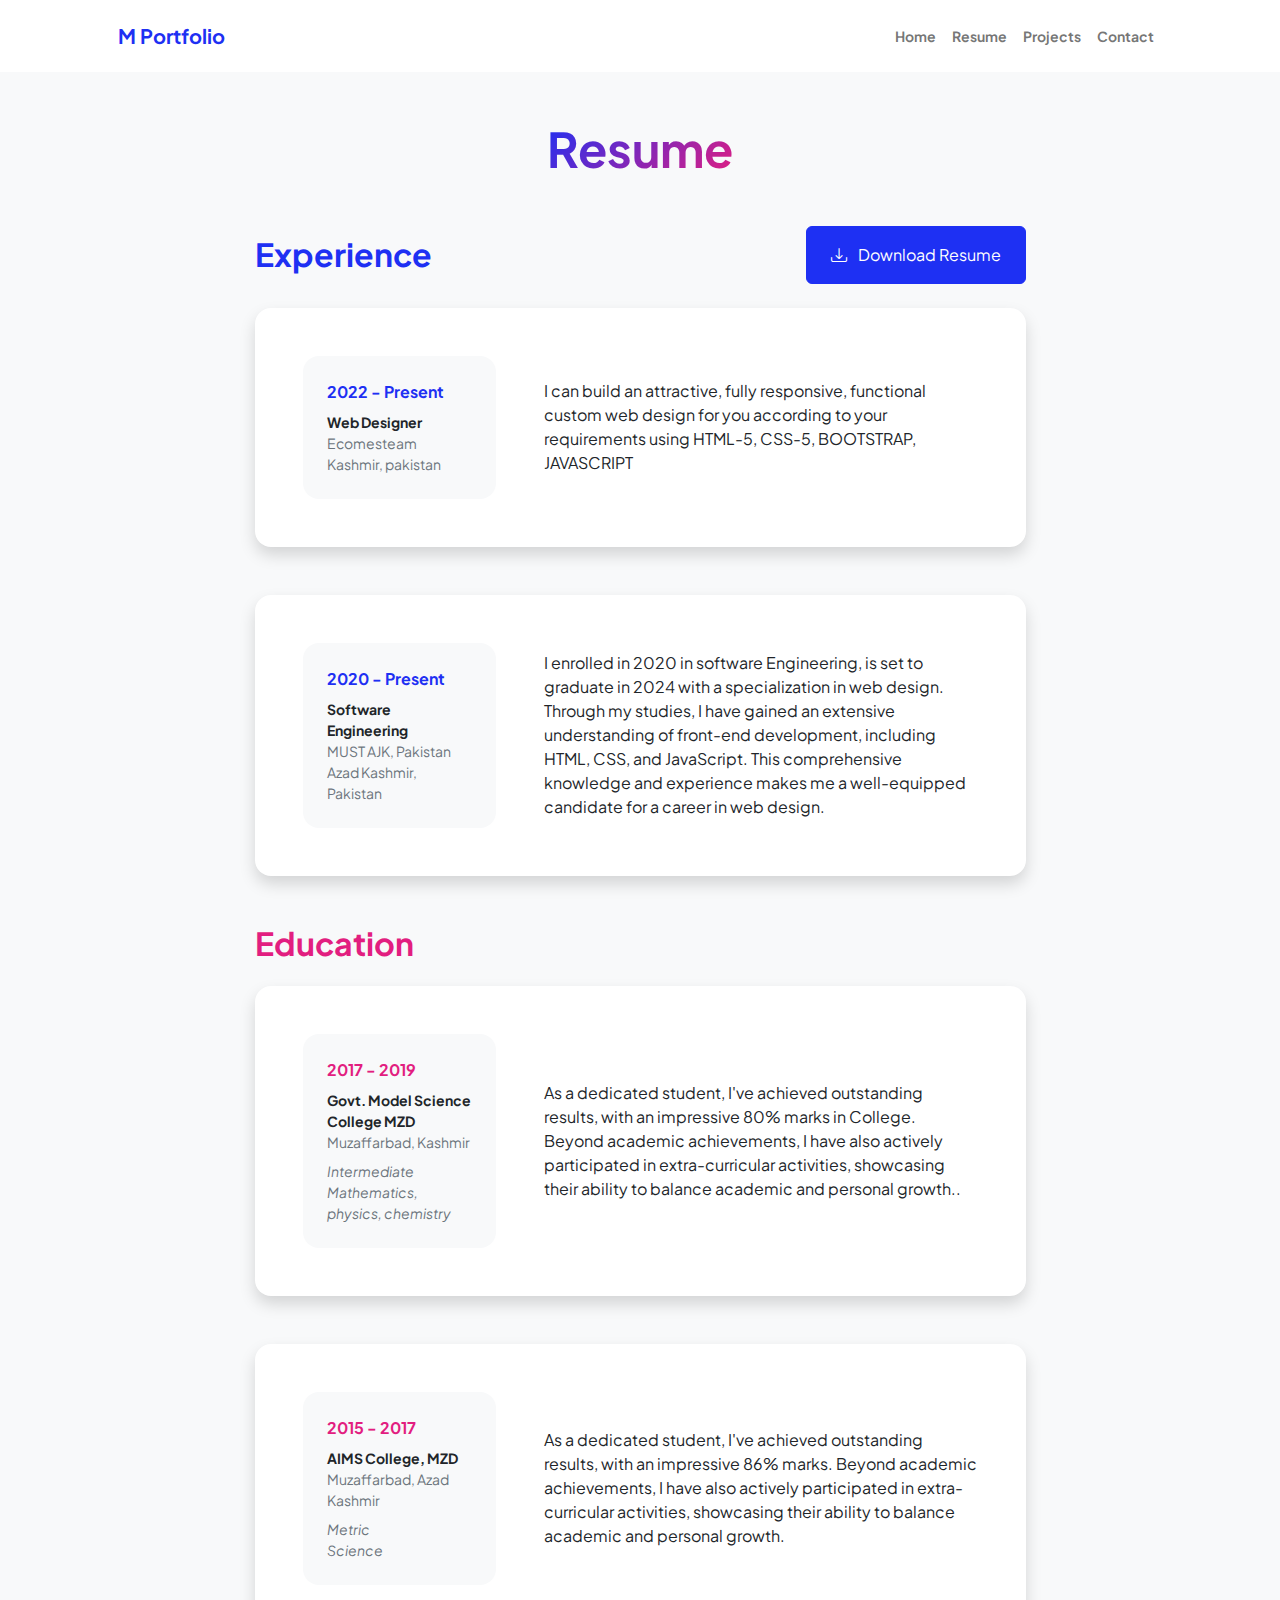
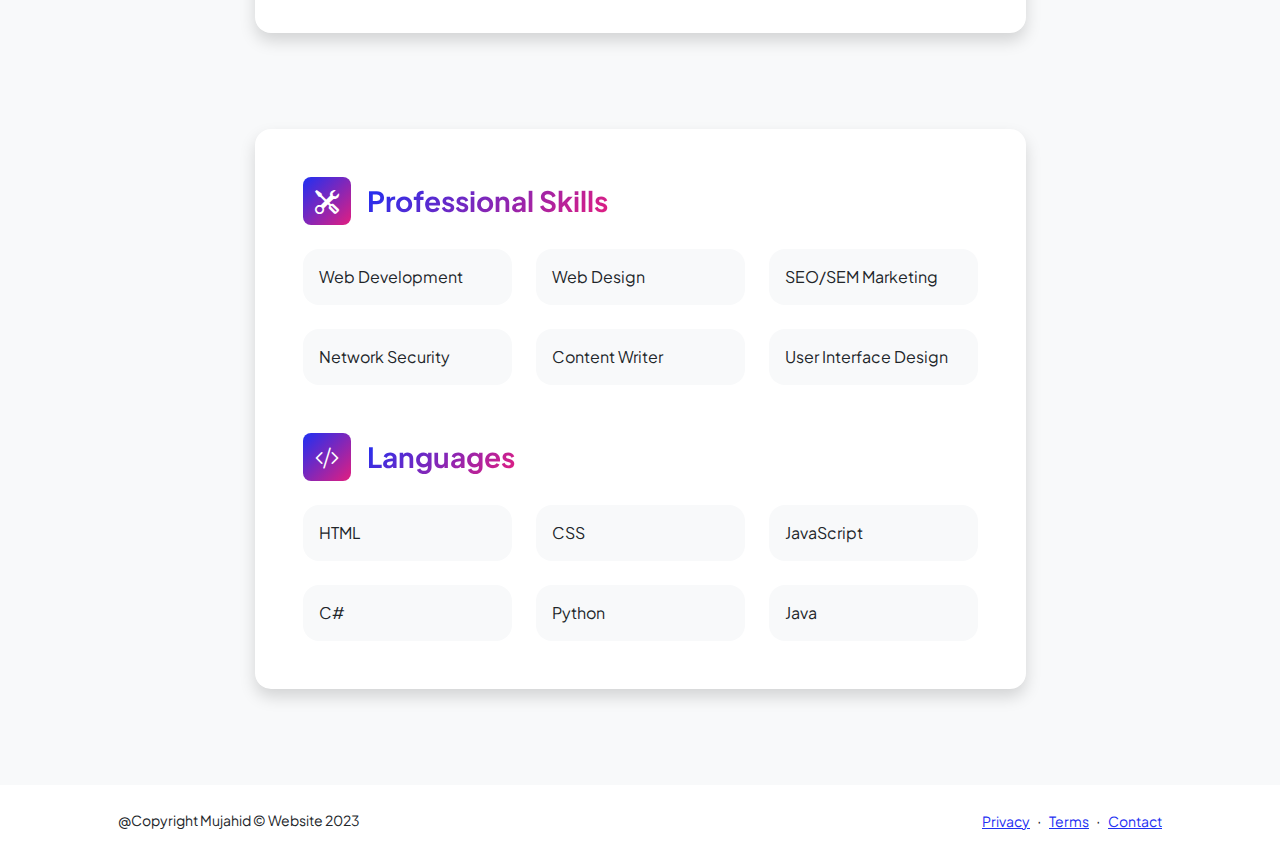
<file: resume.html>
<!DOCTYPE html>
<html lang="en">
    <head>
        <meta charset="utf-8" />
        <meta name="viewport" content="width=device-width, initial-scale=1, shrink-to-fit=no" />
        <meta name="description" content="" />
        <meta name="author" content="" />
        <title>Personal - Portfolio</title>
        <!-- Favicon-->
        <link rel="icon" type="image/x-icon" href="assets/favicon.ico" />
        <!-- Custom Google font-->
        <link rel="preconnect" href="https://fonts.googleapis.com" />
        <link rel="preconnect" href="https://fonts.gstatic.com" crossorigin />
        <link href="https://fonts.googleapis.com/css2?family=Plus+Jakarta+Sans:wght@100;200;300;400;500;600;700;800;900&amp;display=swap" rel="stylesheet" />
        <!-- Bootstrap icons-->
        <link href="https://cdn.jsdelivr.net/npm/bootstrap-icons@1.8.1/font/bootstrap-icons.css" rel="stylesheet" />
        <!-- Core theme CSS (includes Bootstrap)-->
        <link href="css/styles.css" rel="stylesheet" />
    </head>
    <body class="d-flex flex-column h-100 bg-light">
        <main class="flex-shrink-0">
            <!-- Navigation-->
            <nav class="navbar navbar-expand-lg navbar-light bg-white py-3">
                <div class="container px-5">
                    <a class="navbar-brand" href="index.html"><span class="fw-bolder text-primary">M Portfolio</span></a>
                    <button class="navbar-toggler" type="button" data-bs-toggle="collapse" data-bs-target="#navbarSupportedContent" aria-controls="navbarSupportedContent" aria-expanded="false" aria-label="Toggle navigation"><span class="navbar-toggler-icon"></span></button>
                    <div class="collapse navbar-collapse" id="navbarSupportedContent">
                        <ul class="navbar-nav ms-auto mb-2 mb-lg-0 small fw-bolder">
                            <li class="nav-item"><a class="nav-link" href="index.html">Home</a></li>
                            <li class="nav-item"><a class="nav-link" href="resume.html">Resume</a></li>
                            <li class="nav-item"><a class="nav-link" href="projects.html">Projects</a></li>
                            <li class="nav-item"><a class="nav-link" href="contact.html">Contact</a></li>
                        </ul>
                    </div>
                </div>
            </nav>
            <!-- Page Content-->
            <div class="container px-5 my-5">
                <div class="text-center mb-5">
                    <h1 class="display-5 fw-bolder mb-0"><span class="text-gradient d-inline">Resume</span></h1>
                </div>
                <div class="row gx-5 justify-content-center">
                    <div class="col-lg-11 col-xl-9 col-xxl-8">
                        <!-- Experience Section-->
                        <section>
                            <div class="d-flex align-items-center justify-content-between mb-4">
                                <h2 class="text-primary fw-bolder mb-0">Experience</h2>
                                <!-- Download resume button-->
                                <!-- Note: Set the link href target to a PDF file within your project-->
                                <a class="btn btn-primary px-4 py-3" href="#!">
                                    <div class="d-inline-block bi bi-download me-2"></div>
                                    Download Resume
                                </a>
                            </div>
                            <!-- Experience Card 1-->
                            <div class="card shadow border-0 rounded-4 mb-5">
                                <div class="card-body p-5">
                                    <div class="row align-items-center gx-5">
                                        <div class="col text-center text-lg-start mb-4 mb-lg-0">
                                            <div class="bg-light p-4 rounded-4">
                                                <div class="text-primary fw-bolder mb-2">2022 - Present</div>
                                                <div class="small fw-bolder">Web Designer</div>
                                                <div class="small text-muted">Ecomesteam</div>
                                                <div class="small text-muted">Kashmir, pakistan</div>
                                            </div>
                                        </div>
                                        <div class="col-lg-8"><div>I can build an attractive, fully responsive, functional custom web design for you according to your requirements using HTML-5, CSS-5, BOOTSTRAP, JAVASCRIPT</div></div>
                                    </div>
                                </div>
                            </div>
                            <!-- Experience Card 2-->
                            <div class="card shadow border-0 rounded-4 mb-5">
                                <div class="card-body p-5">
                                    <div class="row align-items-center gx-5">
                                        <div class="col text-center text-lg-start mb-4 mb-lg-0">
                                            <div class="bg-light p-4 rounded-4">
                                                <div class="text-primary fw-bolder mb-2">2020 - Present</div>
                                                <div class="small fw-bolder">Software Engineering</div>
                                                <div class="small text-muted">MUST AJK, Pakistan</div>
                                                <div class="small text-muted">Azad Kashmir, Pakistan</div>
                                            </div>
                                        </div>
                                        <div class="col-lg-8"><div> I enrolled in 2020 in software Engineering, is set to graduate in 2024 with a specialization in web design. Through my studies, I have gained an extensive understanding of front-end development, including HTML, CSS, and JavaScript. This comprehensive knowledge and experience makes me a well-equipped candidate for a career in web design.</div></div>
                                    </div>
                                </div>
                            </div>
                        </section>
                        <!-- Education Section-->
                        <section>
                            <h2 class="text-secondary fw-bolder mb-4">Education</h2>
                            <!-- Education Card 1-->
                            <div class="card shadow border-0 rounded-4 mb-5">
                                <div class="card-body p-5">
                                    <div class="row align-items-center gx-5">
                                        <div class="col text-center text-lg-start mb-4 mb-lg-0">
                                            <div class="bg-light p-4 rounded-4">
                                                <div class="text-secondary fw-bolder mb-2">2017 - 2019</div>
                                                <div class="mb-2">
                                                    <div class="small fw-bolder">Govt. Model Science College MZD</div>
                                                    <div class="small text-muted">Muzaffarbad, Kashmir</div>
                                                </div>
                                                <div class="fst-italic">
                                                    <div class="small text-muted">Intermediate</div>
                                                    <div class="small text-muted">Mathematics, physics, chemistry</div>
                                                </div>
                                            </div>
                                        </div>
                                        <div class="col-lg-8"><div>As a dedicated student, I've achieved outstanding results, with an impressive 80% marks in College. Beyond  academic achievements, I have also actively participated in extra-curricular  activities, showcasing their ability to balance academic and personal growth..</div></div>
                                    </div>
                                </div>
                            </div>
                            <!-- Education Card 2-->
                            <div class="card shadow border-0 rounded-4 mb-5">
                                <div class="card-body p-5">
                                    <div class="row align-items-center gx-5">
                                        <div class="col text-center text-lg-start mb-4 mb-lg-0">
                                            <div class="bg-light p-4 rounded-4">
                                                <div class="text-secondary fw-bolder mb-2">2015 - 2017</div>
                                                <div class="mb-2">
                                                    <div class="small fw-bolder">AIMS College, MZD</div>
                                                    <div class="small text-muted">Muzaffarbad, Azad Kashmir</div>
                                                </div>
                                                <div class="fst-italic">
                                                    <div class="small text-muted">Metric</div>
                                                    <div class="small text-muted">Science</div>
                                                </div>
                                            </div>
                                        </div>
                                        <div class="col-lg-8"><div>As a dedicated student, I've achieved outstanding results, with an impressive 86% marks. Beyond  academic achievements, I have also actively participated in extra-curricular  activities, showcasing their ability to balance academic and personal growth.</div></div>
                                    </div>
                                </div>
                            </div>
                        </section>
                        <!-- Divider-->
                        <div class="pb-5"></div>
                        <!-- Skills Section-->
                        <section>
                            <!-- Skillset Card-->
                            <div class="card shadow border-0 rounded-4 mb-5">
                                <div class="card-body p-5">
                                    <!-- Professional skills list-->
                                    <div class="mb-5">
                                        <div class="d-flex align-items-center mb-4">
                                            <div class="feature bg-primary bg-gradient-primary-to-secondary text-white rounded-3 me-3"><i class="bi bi-tools"></i></div>
                                            <h3 class="fw-bolder mb-0"><span class="text-gradient d-inline">Professional Skills</span></h3>
                                        </div>
                                        <div class="row row-cols-1 row-cols-md-3 mb-4">
                                            <div class="col mb-4 mb-md-0"><div class="d-flex align-items-center bg-light rounded-4 p-3 h-100">Web Development</div></div>
                                            <div class="col mb-4 mb-md-0"><div class="d-flex align-items-center bg-light rounded-4 p-3 h-100">Web Design</div></div>
                                            <div class="col"><div class="d-flex align-items-center bg-light rounded-4 p-3 h-100">SEO/SEM Marketing</div></div>
                                        </div>
                                        <div class="row row-cols-1 row-cols-md-3">
                                            <div class="col mb-4 mb-md-0"><div class="d-flex align-items-center bg-light rounded-4 p-3 h-100">Network Security</div></div>
                                            <div class="col mb-4 mb-md-0"><div class="d-flex align-items-center bg-light rounded-4 p-3 h-100">Content Writer</div></div>
                                            <div class="col"><div class="d-flex align-items-center bg-light rounded-4 p-3 h-100">User Interface Design</div></div>
                                        </div>
                                    </div>
                                    <!-- Languages list-->
                                    <div class="mb-0">
                                        <div class="d-flex align-items-center mb-4">
                                            <div class="feature bg-primary bg-gradient-primary-to-secondary text-white rounded-3 me-3"><i class="bi bi-code-slash"></i></div>
                                            <h3 class="fw-bolder mb-0"><span class="text-gradient d-inline">Languages</span></h3>
                                        </div>
                                        <div class="row row-cols-1 row-cols-md-3 mb-4">
                                            <div class="col mb-4 mb-md-0"><div class="d-flex align-items-center bg-light rounded-4 p-3 h-100">HTML</div></div>
                                            <div class="col mb-4 mb-md-0"><div class="d-flex align-items-center bg-light rounded-4 p-3 h-100">CSS</div></div>
                                            <div class="col"><div class="d-flex align-items-center bg-light rounded-4 p-3 h-100">JavaScript</div></div>
                                        </div>
                                        <div class="row row-cols-1 row-cols-md-3">
                                            <div class="col mb-4 mb-md-0"><div class="d-flex align-items-center bg-light rounded-4 p-3 h-100">C#</div></div>
                                            <div class="col mb-4 mb-md-0"><div class="d-flex align-items-center bg-light rounded-4 p-3 h-100">Python</div></div>
                                            <div class="col"><div class="d-flex align-items-center bg-light rounded-4 p-3 h-100">Java</div></div>
                                        </div>
                                    </div>
                                </div>
                            </div>
                        </section>
                    </div>
                </div>
            </div>
        </main>
        <!-- Footer-->
        <footer class="bg-white py-4 mt-auto">
            <div class="container px-5">
                <div class="row align-items-center justify-content-between flex-column flex-sm-row">
                    <div class="col-auto"><div class="small m-0">@Copyright Mujahid &copy; Website 2023</div></div>
                    <div class="col-auto">
                        <a class="small" href="#!">Privacy</a>
                        <span class="mx-1">&middot;</span>
                        <a class="small" href="#!">Terms</a>
                        <span class="mx-1">&middot;</span>
                        <a class="small" href="#!">Contact</a>
                    </div>
                </div>
            </div>
        </footer>
        <!-- Bootstrap core JS-->
        <script src="https://cdn.jsdelivr.net/npm/bootstrap@5.2.3/dist/js/bootstrap.bundle.min.js"></script>
        <!-- Core theme JS-->
        <script src="js/scripts.js"></script>
    </body>
</html>
</file>
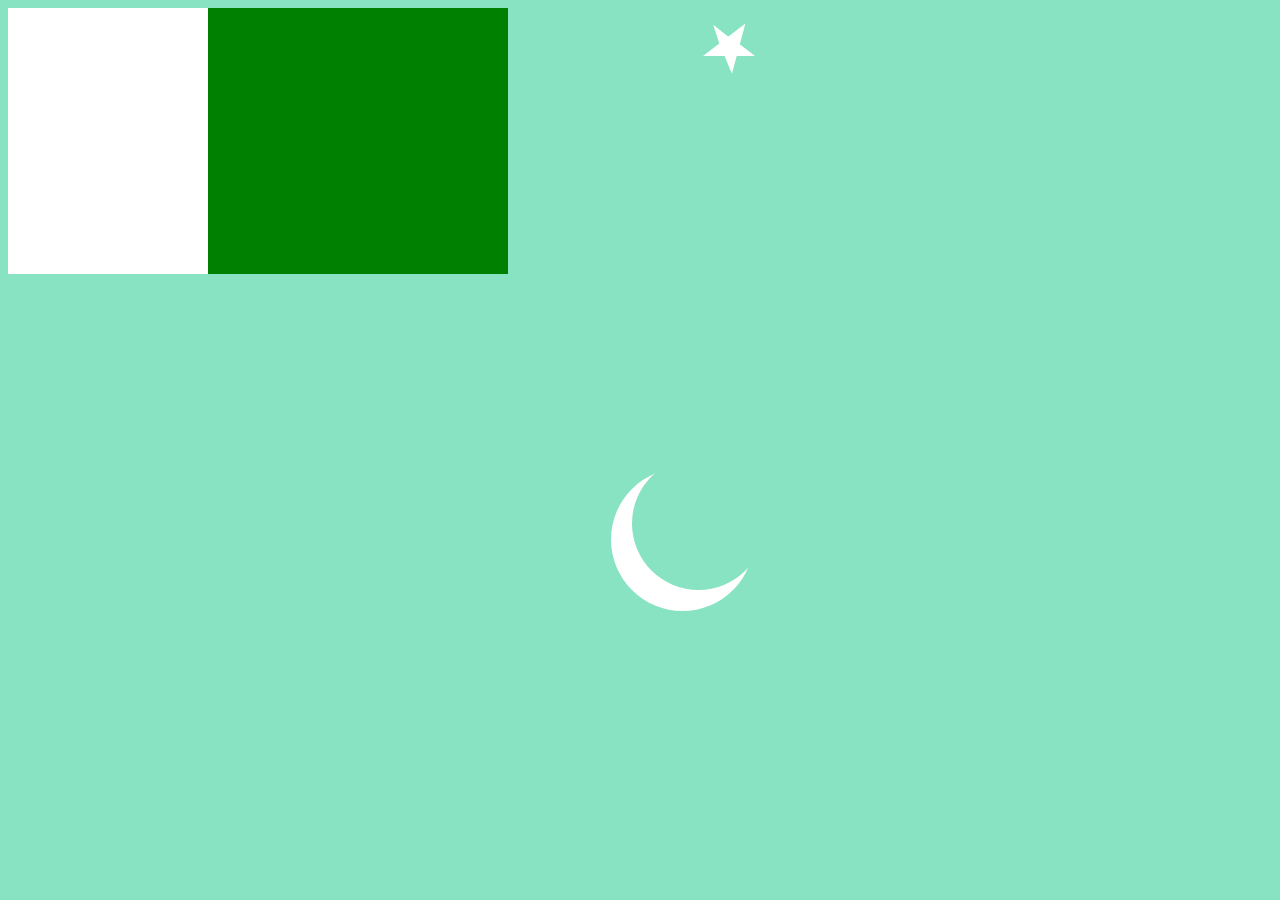
<file: js/flags/kash-pak.html>
<!DOCTYPE html>
<html>
<head>
	<style>		
body {
    background-color: #88e3c2;
}
.flag {
    width: 400px;
    height: 266px;
    background-color: green;
    border-left: 100px solid white;
    /* position: absolute;
    width: 400px;
    height: 266.6666666667px;
    top: 50%;
    left: 50%;
    margin-left: -200px;
    margin-top: -133.3333333333px;
    background-color: #023414;
    border-left: 100px solid #fff;
    border: 1px solid #999; */
}
.flag:before {

   content: "";
    display: block;
    width: 100px;
    height: 100%;
    background-color: #fff;
}
.flag:after {
    content: "";
    position: absolute;
    top: 20%;
    right: 0;
    bottom: 33.3333333333px;
    left: 116.6666666667px;
    margin: auto;
    width: 133.3333333333px;
    height: 133.3333333333px;
    background-color: transparent;
    box-shadow: -16.6666666667px 16.6666666667px 0 5.5555555556px #fff;
    border-radius: 50%;
    box-shadow: -16px 16px 0px 5px white;
}
.star {
    position: absolute;
    width: 0;
    height: 0;
    top: 4%;
    right: 21%;
    border: 26.6666666667px solid rgba(0, 0, 0, 0);
    border-bottom: 20px solid #fff;
    border-top-width: 0;
    margin-right: 20%;   
}

.star:before {
    content: "";
    position: absolute;
    border: 6.6666666667px solid rgba(0, 0, 0, 0);
    border-bottom: 20px solid #fff;
    border-top-width: 0;
    transform: rotate(-35deg) translate(0, -18px);
    transform-origin: bottom;
}

.star:after {
    content: "";
    position: absolute;
    top: 0;
    left: -26.6666666667px;
    border: 26.6666666667px solid rgba(0, 0, 0, 0);
    border-bottom: 20px solid #fff;
    border-top-width: 0;
    transform: rotate(-75deg);
} */
	</style>
</head>
<body>
    <div class="flag"></div>
    <div class="star"></div>   
</body>
</html>
</file>
